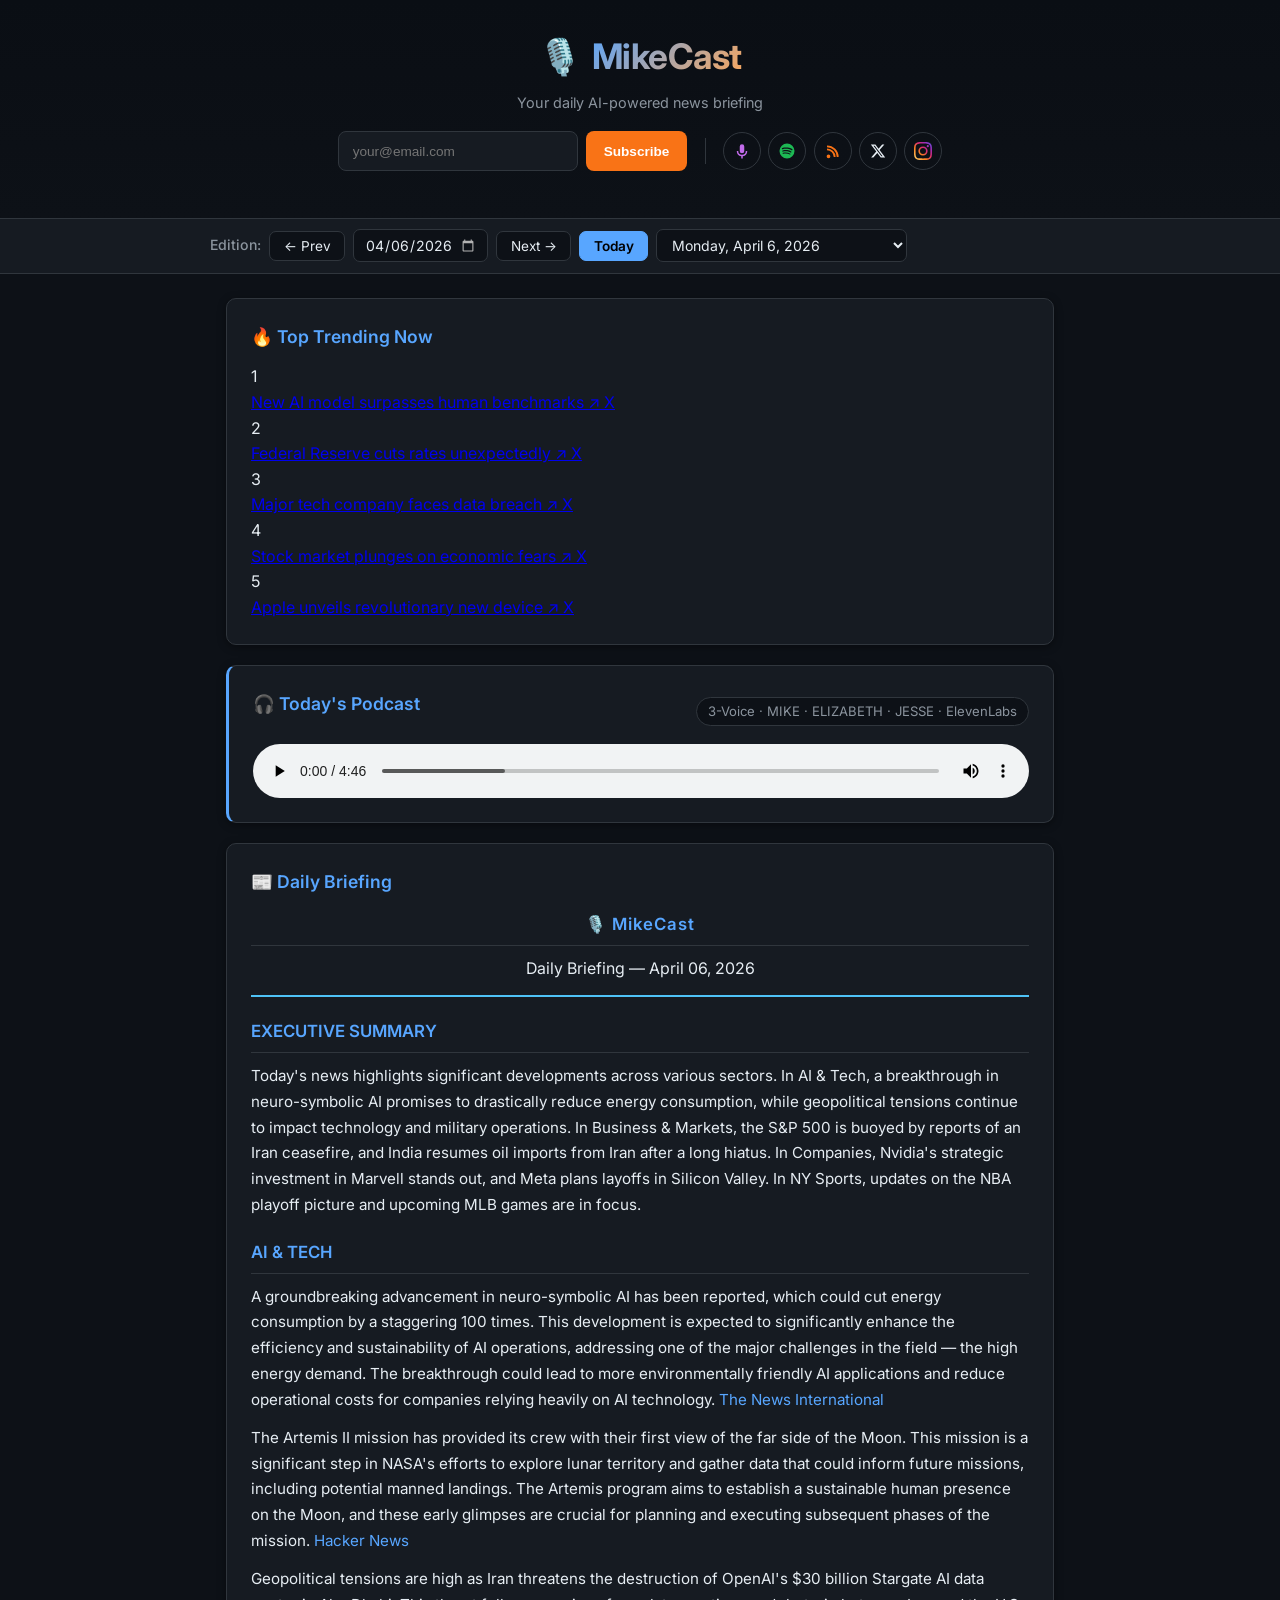
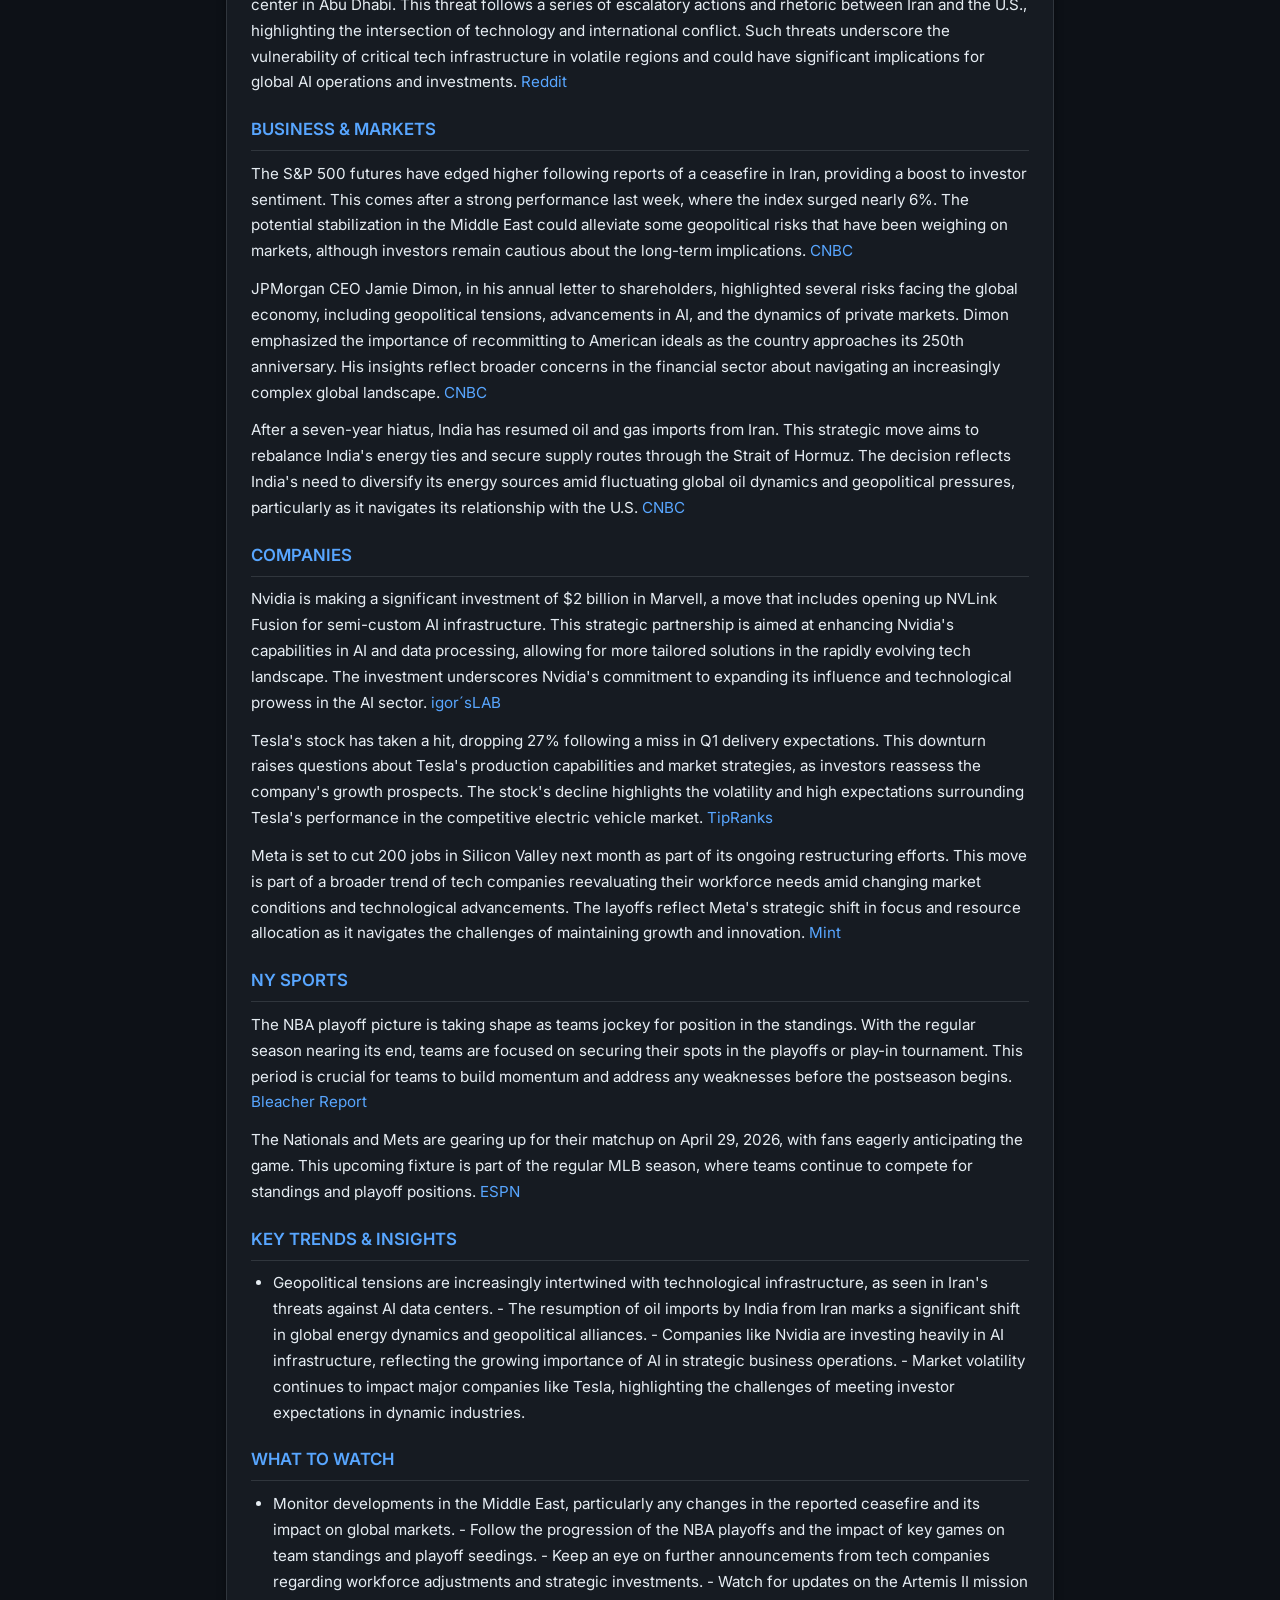
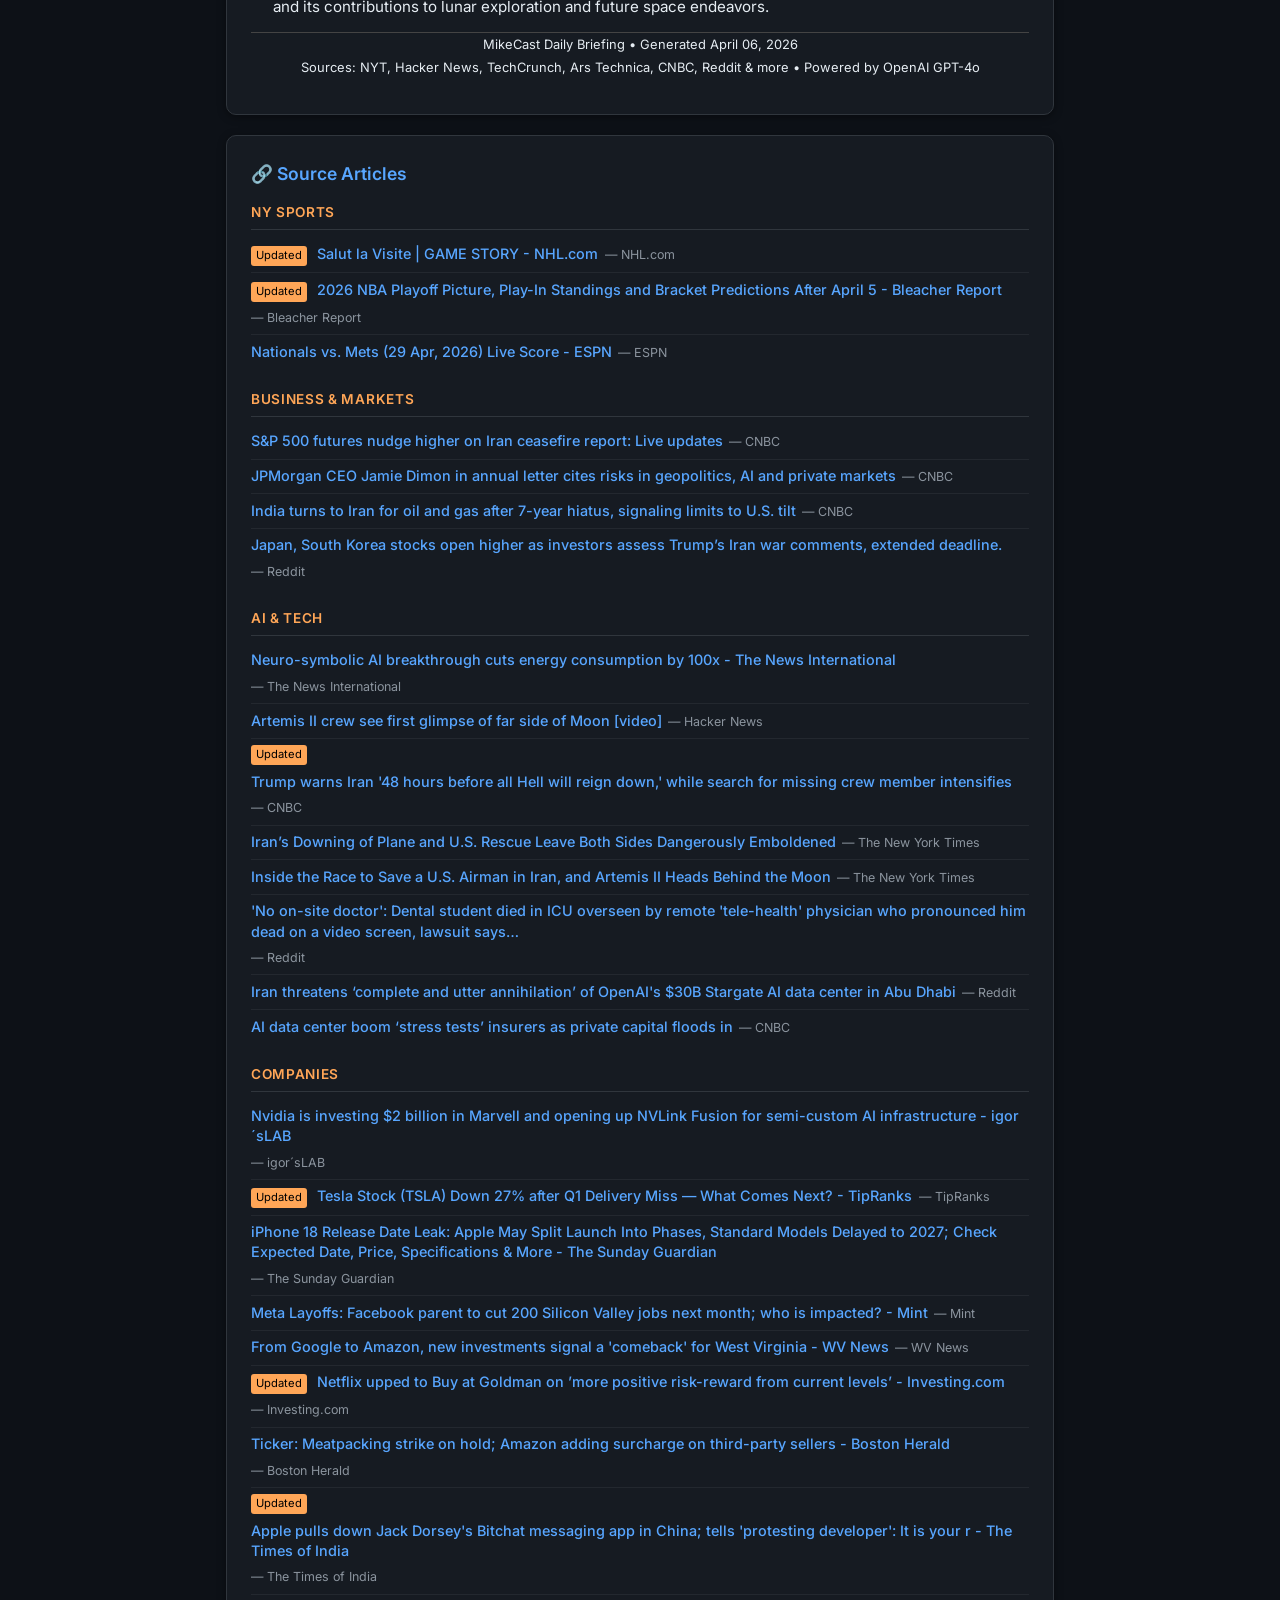
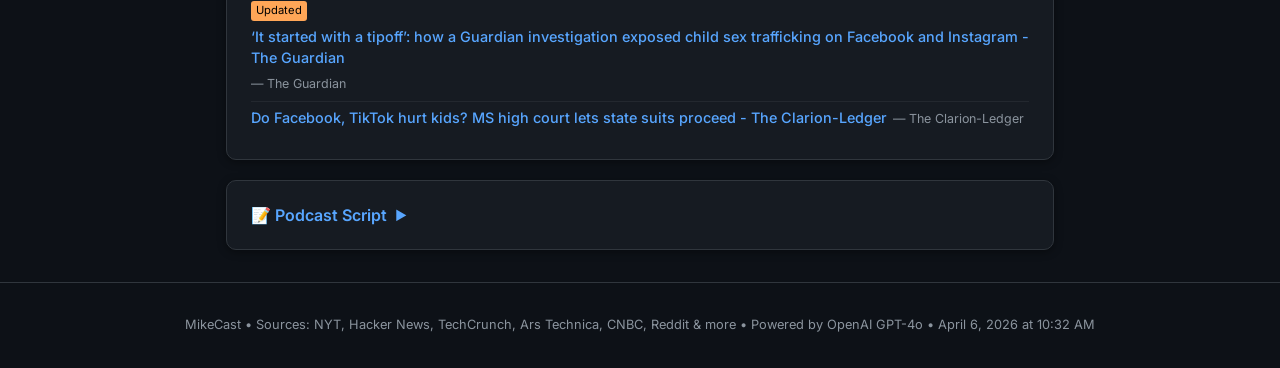
<file: index.html>
<!DOCTYPE html>
<html lang="en">
<head>
  <meta charset="UTF-8">
  <meta name="viewport" content="width=device-width, initial-scale=1.0">
  <title>MikeCast — Daily Briefing</title>
  <link rel="stylesheet" href="style.css">
  <link rel="icon" type="image/x-icon" href="favicon.ico">
  <link rel="icon" type="image/png" sizes="32x32" href="favicon-32x32.png">
  <link rel="apple-touch-icon" sizes="180x180" href="apple-touch-icon.png">
  <link rel="preconnect" href="https://fonts.googleapis.com">
  <link rel="preconnect" href="https://fonts.gstatic.com" crossorigin>
  <link href="https://fonts.googleapis.com/css2?family=Inter:wght@400;500;600;700&display=swap" rel="stylesheet">
</head>
<body>

  <!-- Header -->
  <header class="header">
    <div class="header-inner">
      <div class="brand">
        <span class="brand-icon">🎙️</span>
        <h1 class="brand-name">MikeCast</h1>
      </div>
      <p class="brand-tagline">Your daily AI-powered news briefing</p>
      <!-- Subscribe bar: email signup (primary) + channel icons (secondary) -->
      <div class="subscribe-bar">
        <form class="email-signup" id="email-signup" novalidate>
          <input type="email" name="email" placeholder="your@email.com" autocomplete="email" required>
          <button type="submit">Subscribe</button>
        </form>

        <span class="bar-divider" aria-hidden="true"></span>

        <nav class="channels" aria-label="Listen and follow">
          <a class="channel ch-apple" href="https://podcasts.apple.com/us/podcast/mikecast-daily-briefing/id1882539449"
             target="_blank" rel="noopener" title="Listen on Apple Podcasts" aria-label="Listen on Apple Podcasts">
            <svg viewBox="0 0 24 24" width="18" height="18" fill="currentColor" aria-hidden="true">
              <path d="M12 15a3 3 0 0 0 3-3V6a3 3 0 1 0-6 0v6a3 3 0 0 0 3 3Zm5-3a5 5 0 0 1-10 0H5a7 7 0 0 0 6 6.93V22h2v-3.07A7 7 0 0 0 19 12h-2Z"/>
            </svg>
          </a>
          <a class="channel ch-spotify" href="https://open.spotify.com/show/3SEexX9wC3nr4xStYK2jOv"
             target="_blank" rel="noopener" title="Listen on Spotify" aria-label="Listen on Spotify">
            <svg viewBox="0 0 24 24" width="18" height="18" fill="currentColor" aria-hidden="true">
              <path d="M12 2a10 10 0 1 0 0 20 10 10 0 0 0 0-20Zm4.586 14.424a.623.623 0 0 1-.857.207c-2.348-1.435-5.304-1.76-8.785-.964a.623.623 0 1 1-.277-1.215c3.809-.87 7.077-.496 9.712 1.115a.623.623 0 0 1 .207.857Zm1.223-2.722a.78.78 0 0 1-1.072.257c-2.687-1.652-6.785-2.131-9.965-1.166a.78.78 0 1 1-.452-1.492c3.632-1.102 8.147-.568 11.232 1.329a.78.78 0 0 1 .257 1.072Zm.105-2.835c-3.223-1.914-8.54-2.09-11.618-1.156a.935.935 0 1 1-.542-1.79c3.532-1.072 9.404-.865 13.115 1.337a.936.936 0 0 1-.955 1.61Z"/>
            </svg>
          </a>
          <a class="channel ch-rss" href="data/feed.xml"
             target="_blank" rel="noopener" title="Subscribe via RSS" aria-label="Subscribe via RSS">
            <svg viewBox="0 0 24 24" width="18" height="18" fill="currentColor" aria-hidden="true">
              <path d="M4 4.5A15.5 15.5 0 0 1 19.5 20H17A13 13 0 0 0 4 7V4.5Zm0 4A11.5 11.5 0 0 1 15.5 20H13A9 9 0 0 0 4 11V8.5ZM6 16.5A2.5 2.5 0 1 1 3.5 19 2.5 2.5 0 0 1 6 16.5Z"/>
            </svg>
          </a>
          <a class="channel ch-x" href="https://x.com/mikecastai"
             target="_blank" rel="noopener" title="Follow on X" aria-label="Follow MikeCast on X">
            <svg viewBox="0 0 24 24" width="16" height="16" fill="currentColor" aria-hidden="true">
              <path d="M18.244 2.25h3.308l-7.227 8.26 8.502 11.24h-6.66l-5.214-6.817L4.99 21.75H1.68l7.73-8.835L1.254 2.25H8.08l4.713 6.231 5.45-6.231Zm-1.161 17.52h1.833L7.084 4.126H5.117L17.083 19.77Z"/>
            </svg>
          </a>
          <a class="channel ch-ig" href="https://www.instagram.com/mikecastai/"
             target="_blank" rel="noopener" title="Follow on Instagram" aria-label="Follow MikeCast on Instagram">
            <svg viewBox="0 0 24 24" width="18" height="18" aria-hidden="true">
              <defs>
                <linearGradient id="ig-grad" x1="0" y1="1" x2="1" y2="0">
                  <stop offset="0" stop-color="#feda75"/>
                  <stop offset=".35" stop-color="#fa7e1e"/>
                  <stop offset=".6" stop-color="#d62976"/>
                  <stop offset=".8" stop-color="#962fbf"/>
                  <stop offset="1" stop-color="#4f5bd5"/>
                </linearGradient>
              </defs>
              <path fill="url(#ig-grad)" d="M12 2.163c3.204 0 3.584.012 4.85.07 3.252.148 4.771 1.691 4.919 4.919.058 1.265.069 1.645.069 4.849 0 3.205-.012 3.584-.069 4.849-.149 3.225-1.664 4.771-4.919 4.919-1.266.058-1.644.07-4.85.07-3.204 0-3.584-.012-4.849-.07-3.26-.149-4.771-1.699-4.919-4.92-.058-1.265-.07-1.644-.07-4.849 0-3.204.013-3.583.07-4.849.149-3.227 1.664-4.771 4.919-4.919 1.266-.057 1.645-.069 4.849-.069ZM12 0C8.741 0 8.332.014 7.052.072 2.695.272.273 2.69.073 7.052.014 8.333 0 8.741 0 12c0 3.259.014 3.668.072 4.948.2 4.358 2.618 6.78 6.98 6.98C8.333 23.986 8.741 24 12 24c3.259 0 3.668-.014 4.948-.072 4.354-.2 6.782-2.618 6.979-6.98.059-1.28.073-1.689.073-4.948 0-3.259-.014-3.667-.072-4.947-.196-4.354-2.617-6.78-6.979-6.98C15.668.014 15.259 0 12 0Zm0 5.838a6.162 6.162 0 1 0 0 12.324 6.162 6.162 0 0 0 0-12.324ZM12 16a4 4 0 1 1 0-8 4 4 0 0 1 0 8Zm6.406-11.845a1.44 1.44 0 1 0 0 2.881 1.44 1.44 0 0 0 0-2.881Z"/>
            </svg>
          </a>
        </nav>
      </div>
      <p class="signup-status" id="signup-status" aria-live="polite"></p>
    </div>
  </header>

  <!-- Controls -->
  <nav class="controls">
    <div class="controls-inner">
      <span class="date-label">Edition:</span>
      <button class="btn" id="btn-prev" title="Previous day">&#8592; Prev</button>
      <input type="date" class="date-input" id="date-picker" />
      <button class="btn" id="btn-next" title="Next day">Next &#8594;</button>
      <button class="btn btn-today" id="btn-today">Today</button>
      <select class="date-input" id="archive-select" title="Jump to a past edition">
        <option value="">Archive &#9662;</option>
      </select>
    </div>
  </nav>

  <!-- Loading / Error -->
  <p class="status-msg" id="loading">Loading briefing…</p>
  <p class="status-msg error" id="error" style="display:none;"></p>

  <!-- Main Content -->
  <main id="content" class="content" style="display:none;">

    <!-- Trending card (hidden until populated by JS) -->
    <div class="card trending-card" id="trending-card" style="display:none;">
      <div class="section-title">🔥 Top Trending Now</div>
      <div class="trending-list"></div>
    </div>

    <!-- Podcast player card -->
    <div class="card podcast-card">
      <div class="podcast-header">
        <span class="section-title" id="podcast-section-title">🎧 Today's Podcast</span>
        <span class="podcast-meta" id="podcast-meta"></span>
      </div>
      <audio class="audio-player" id="podcast-player" controls preload="metadata" style="display:none;"></audio>
      <p class="muted" id="no-audio" style="display:none;">No audio available for this edition.</p>
    </div>

    <!-- Briefing content card -->
    <div class="card">
      <div class="section-title">📰 Daily Briefing</div>
      <div id="briefing-html"></div>
    </div>

    <!-- Article links card -->
    <div class="card" id="articles-card">
      <div class="section-title">🔗 Source Articles</div>
      <div id="articles-list"></div>
    </div>

    <!-- Podcast Script (collapsible) -->
    <section id="script-section" class="card">
      <button id="script-toggle" class="collapsible-toggle">
        📝 Podcast Script <span id="script-arrow" class="arrow">▶</span>
      </button>
      <div id="script-content" class="collapsible-body" style="display:none;">
        <pre id="script-text" class="script-text"></pre>
      </div>
    </section>

  </main>

  <!-- Footer -->
  <footer class="footer">
    <p>MikeCast &bull; Sources: NYT, Hacker News, TechCrunch, Ars Technica, CNBC, Reddit &amp; more &bull; Powered by OpenAI GPT-4o &bull; <span id="footer-date"></span></p>
  </footer>

  <script src="app.js"></script>
  <script src="signup.js"></script>
</body>
</html>
</file>
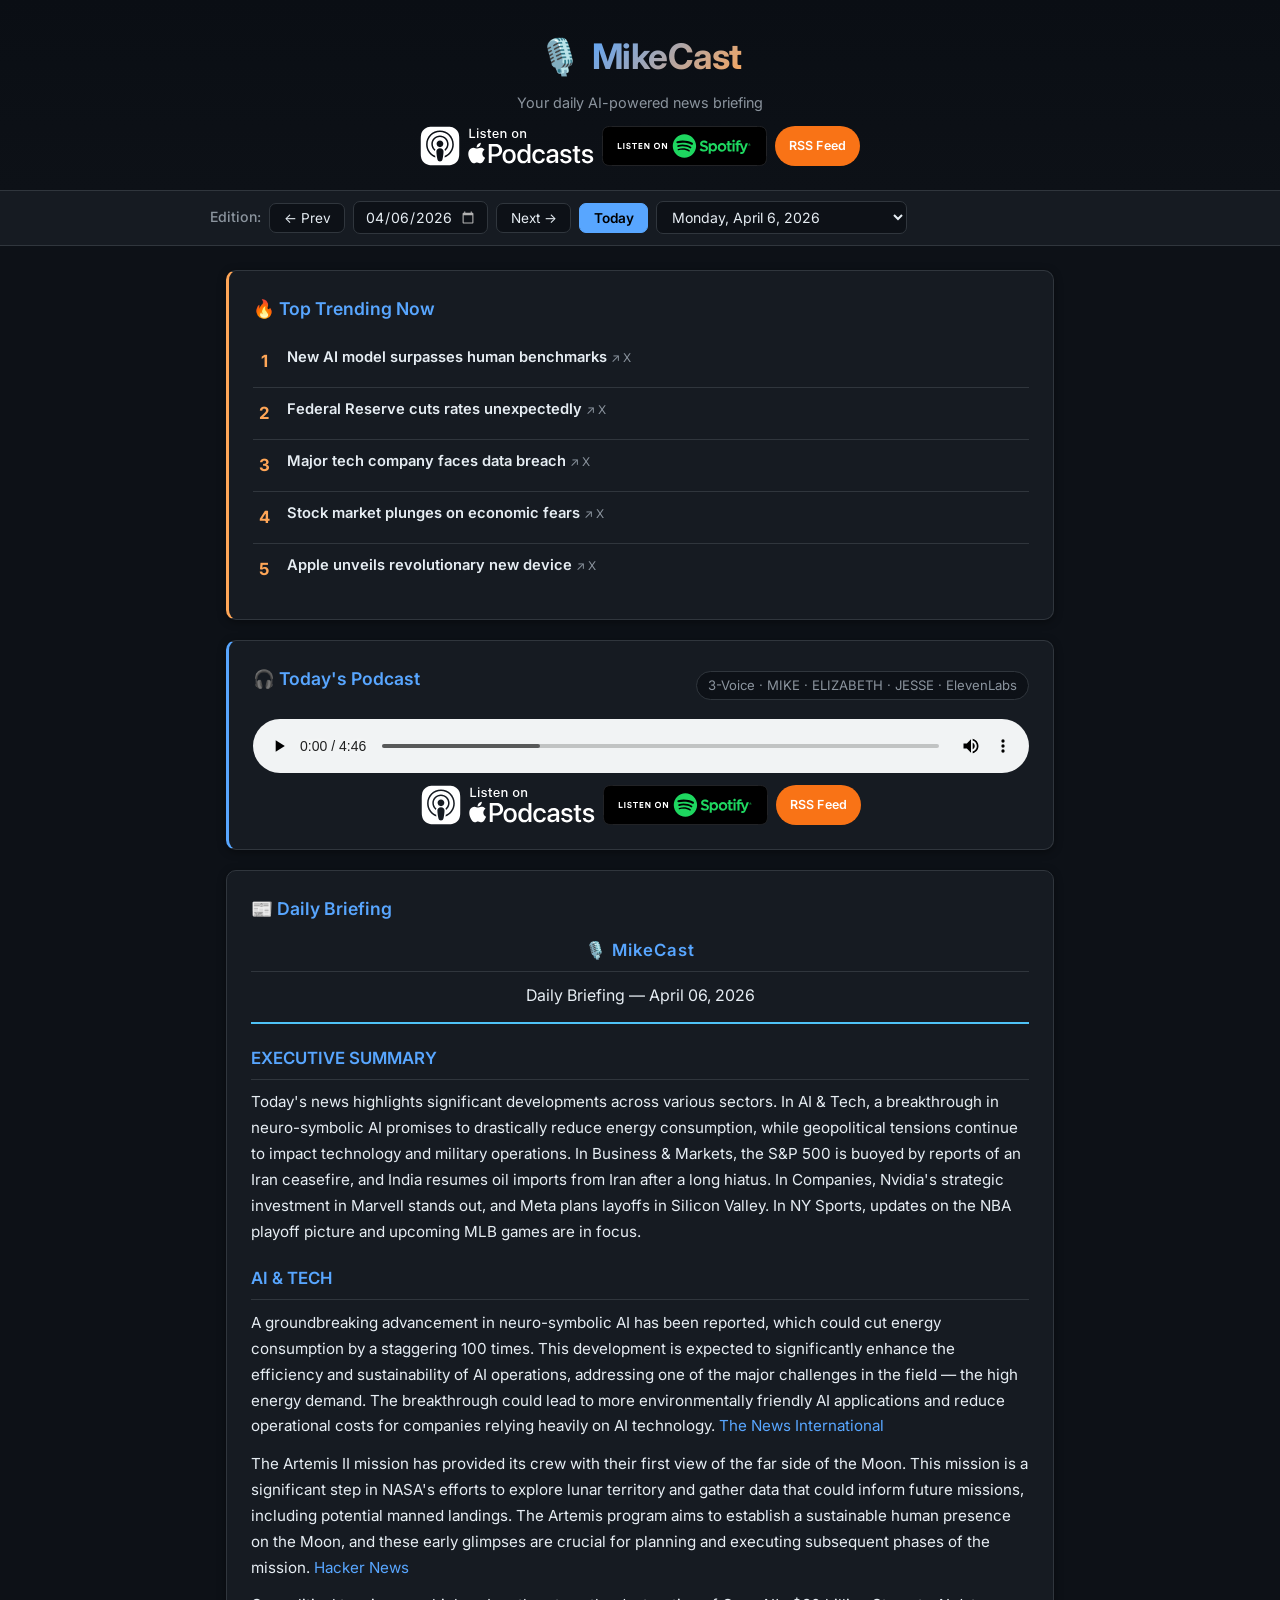
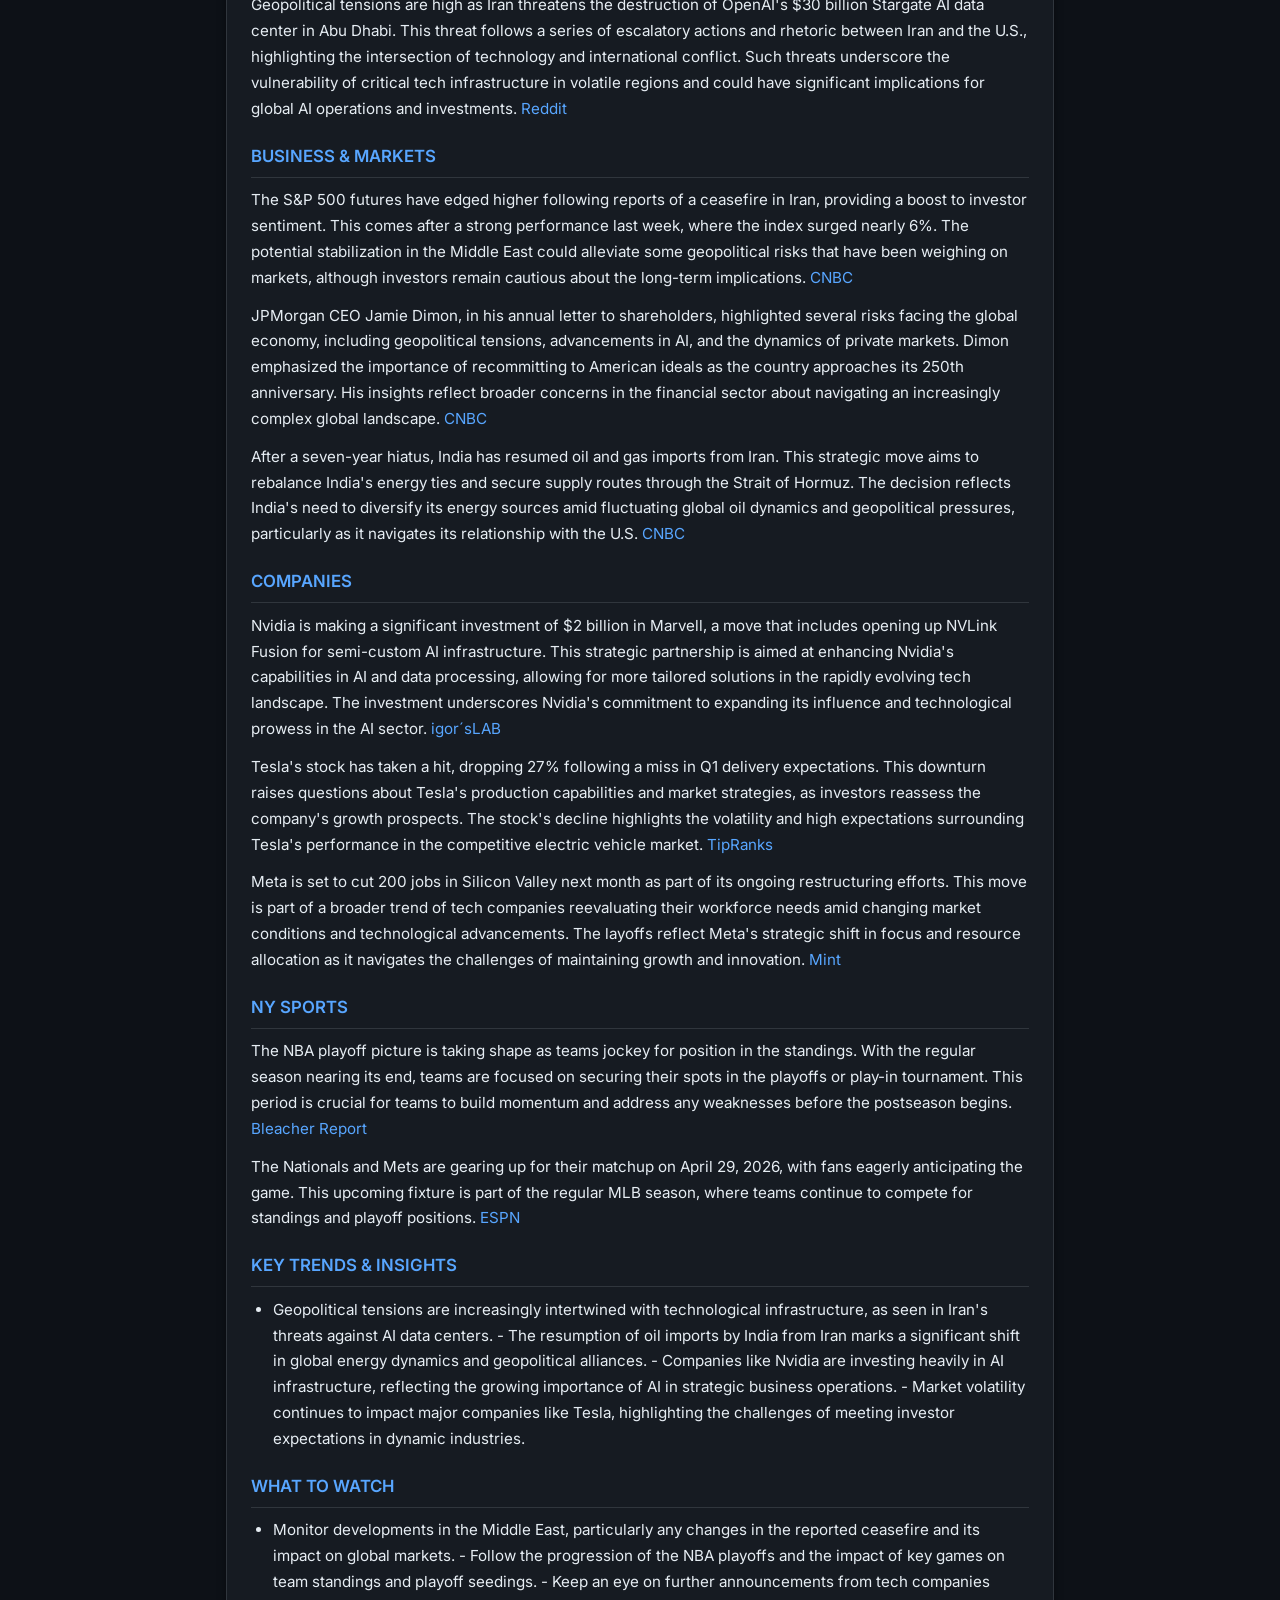
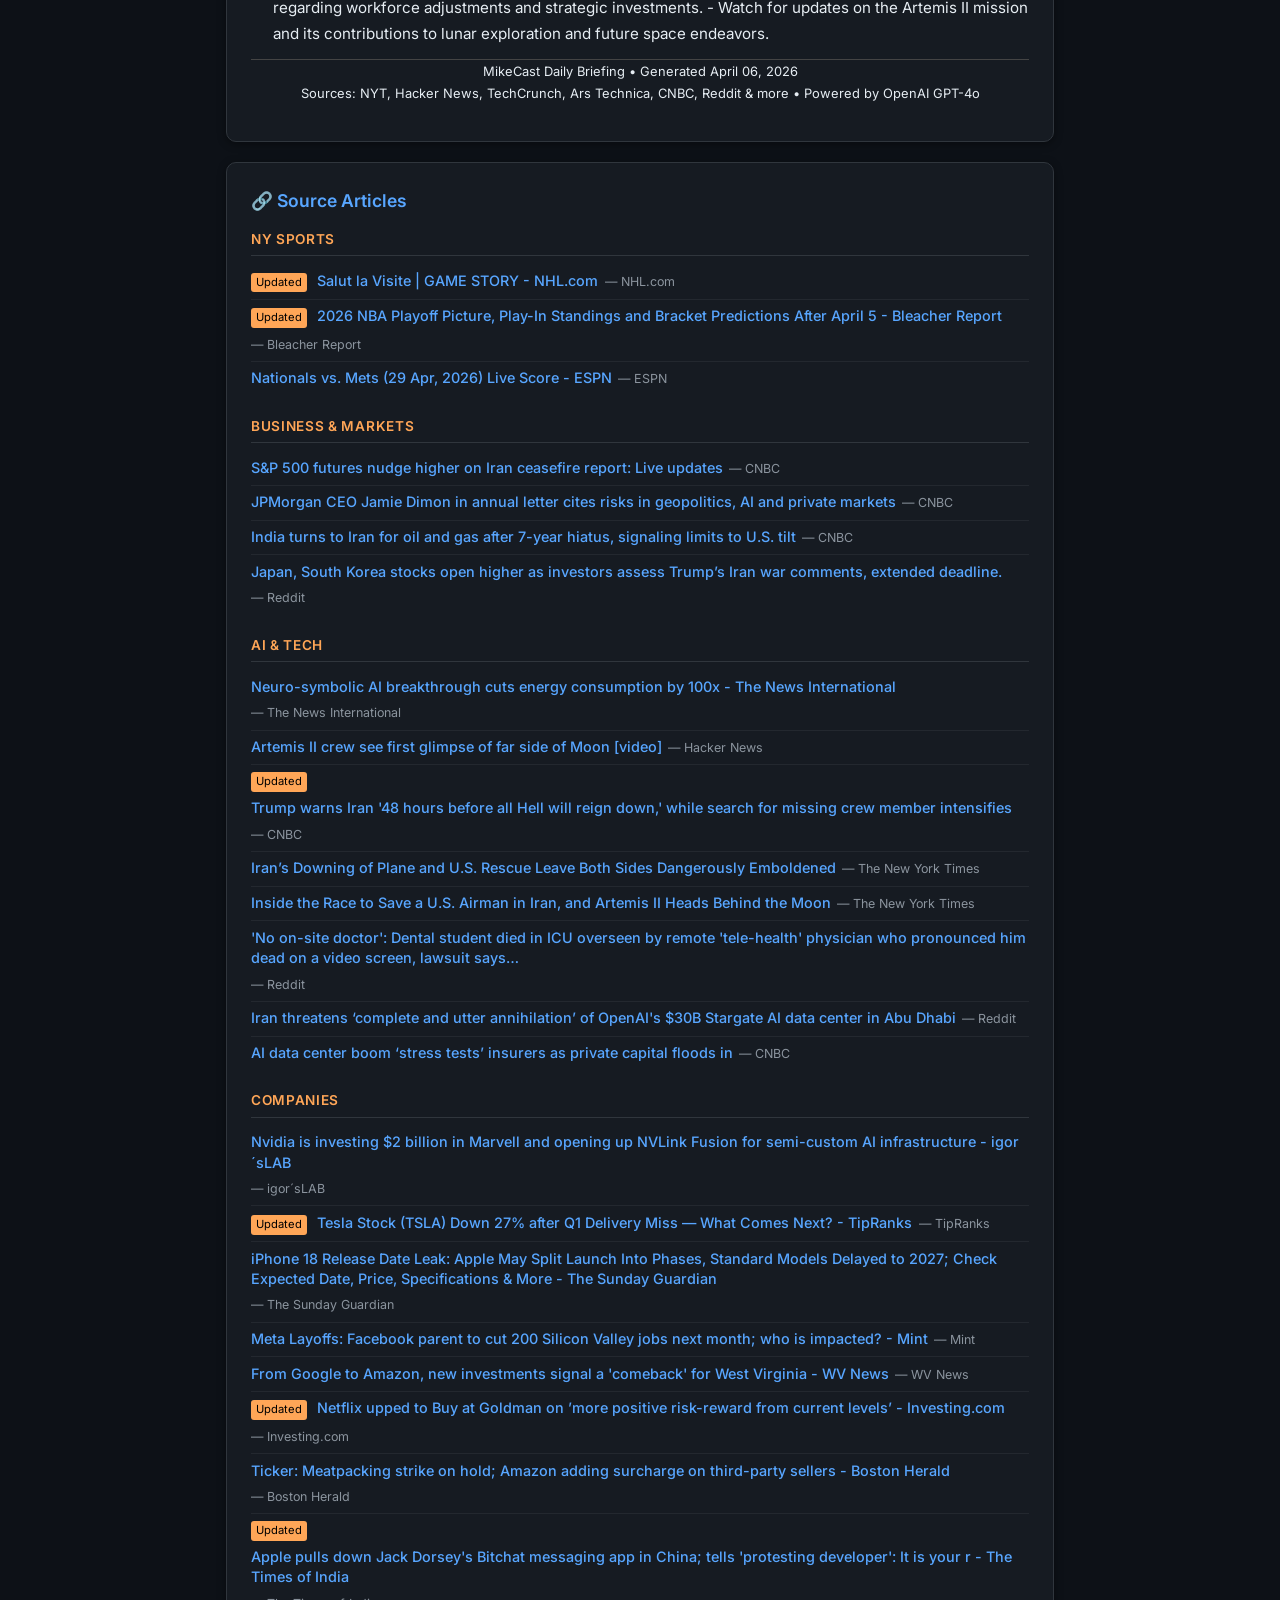
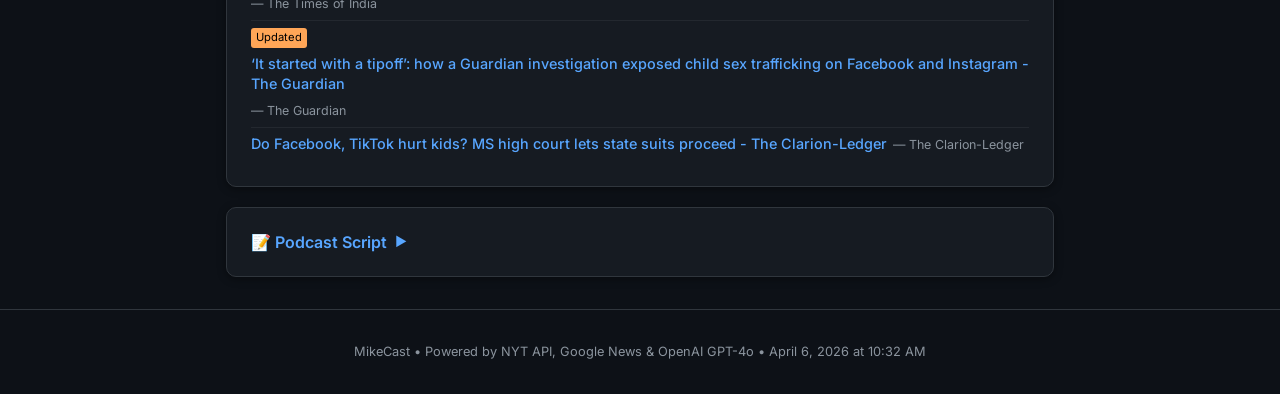
<file: dashboard/index.html>
<!DOCTYPE html>
<html lang="en">
<head>
  <meta charset="UTF-8">
  <meta name="viewport" content="width=device-width, initial-scale=1.0">
  <title>MikeCast — Daily Briefing</title>
  <link rel="stylesheet" href="style.css">
  <link rel="icon" type="image/x-icon" href="../favicon.ico">
  <link rel="icon" type="image/png" sizes="32x32" href="../favicon-32x32.png">
  <link rel="apple-touch-icon" sizes="180x180" href="../apple-touch-icon.png">
  <link rel="preconnect" href="https://fonts.googleapis.com">
  <link rel="preconnect" href="https://fonts.gstatic.com" crossorigin>
  <link href="https://fonts.googleapis.com/css2?family=Inter:wght@400;500;600;700&display=swap" rel="stylesheet">
</head>
<body>

  <!-- Header -->
  <header class="header">
    <div class="header-inner">
      <div class="brand">
        <span class="brand-icon">🎙️</span>
        <h1 class="brand-name">MikeCast</h1>
      </div>
      <p class="brand-tagline">Your daily AI-powered news briefing</p>
      <div class="subscribe-buttons">
        <a href="https://podcasts.apple.com/podcast?feedUrl=https%3A%2F%2Fmikecast.io%2Fdata%2Ffeed.xml"
           target="_blank" rel="noopener" style="display:inline-flex;align-items:center;">
          <img src="../assets/badges/apple-badge.svg" alt="Listen on Apple Podcasts" height="40">
        </a>
        <a href="https://open.spotify.com/show/3SEexX9wC3nr4xStYK2jOv"
           target="_blank" rel="noopener" style="display:inline-flex;align-items:center;">
          <img src="../assets/badges/spotify-badge.svg" alt="Listen on Spotify" height="40">
        </a>
        <a class="btn-subscribe btn-rss"
           href="../data/feed.xml"
           target="_blank" rel="noopener">
          RSS Feed
        </a>
      </div>
    </div>
  </header>

  <!-- Controls -->
  <nav class="controls">
    <div class="controls-inner">
      <span class="date-label">Edition:</span>
      <button class="btn" id="btn-prev" title="Previous day">&#8592; Prev</button>
      <input type="date" class="date-input" id="date-picker" />
      <button class="btn" id="btn-next" title="Next day">Next &#8594;</button>
      <button class="btn btn-today" id="btn-today">Today</button>
      <select class="date-input" id="archive-select" title="Jump to a past edition">
        <option value="">Archive &#9662;</option>
      </select>
    </div>
  </nav>

  <!-- Loading / Error -->
  <p class="status-msg" id="loading">Loading briefing…</p>
  <p class="status-msg error" id="error" style="display:none;"></p>

  <!-- Main Content -->
  <main id="content" class="content" style="display:none;">

    <!-- Trending card (hidden until populated by JS) -->
    <div class="card trending-card" id="trending-card" style="display:none;">
      <div class="section-title">🔥 Top Trending Now</div>
      <div class="trending-list"></div>
    </div>

    <!-- Podcast player card -->
    <div class="card podcast-card">
      <div class="podcast-header">
        <span class="section-title">🎧 Today's Podcast</span>
        <span class="podcast-meta" id="podcast-meta"></span>
      </div>
      <audio class="audio-player" id="podcast-player" controls preload="metadata" style="display:none;"></audio>
      <p class="muted" id="no-audio" style="display:none;">No audio available for this edition.</p>
      <div class="subscribe-buttons" id="episode-subscribe" style="display:none;">
        <a href="https://podcasts.apple.com/podcast?feedUrl=https%3A%2F%2Fmikecast.io%2Fdata%2Ffeed.xml"
           target="_blank" rel="noopener" style="display:inline-flex;align-items:center;">
          <img src="../assets/badges/apple-badge.svg" alt="Listen on Apple Podcasts" height="40">
        </a>
        <a href="https://open.spotify.com/show/3SEexX9wC3nr4xStYK2jOv"
           target="_blank" rel="noopener" style="display:inline-flex;align-items:center;">
          <img src="../assets/badges/spotify-badge.svg" alt="Listen on Spotify" height="40">
        </a>
        <a class="btn-subscribe btn-rss"
           href="../data/feed.xml"
           target="_blank" rel="noopener">
          RSS Feed
        </a>
      </div>
    </div>

    <!-- Briefing content card -->
    <div class="card">
      <div class="section-title">📰 Daily Briefing</div>
      <div id="briefing-html"></div>
    </div>

    <!-- Article links card -->
    <div class="card" id="articles-card">
      <div class="section-title">🔗 Source Articles</div>
      <div id="articles-list"></div>
    </div>

    <!-- Podcast Script (collapsible) -->
    <section id="script-section" class="card">
      <button id="script-toggle" class="collapsible-toggle">
        📝 Podcast Script <span id="script-arrow" class="arrow">▶</span>
      </button>
      <div id="script-content" class="collapsible-body" style="display:none;">
        <pre id="script-text" class="script-text"></pre>
      </div>
    </section>

  </main>

  <!-- Footer -->
  <footer class="footer">
    <p>MikeCast &bull; Powered by NYT API, Google News &amp; OpenAI GPT-4o &bull; <span id="footer-date"></span></p>
  </footer>

  <script src="app.js"></script>
</body>
</html>
</file>
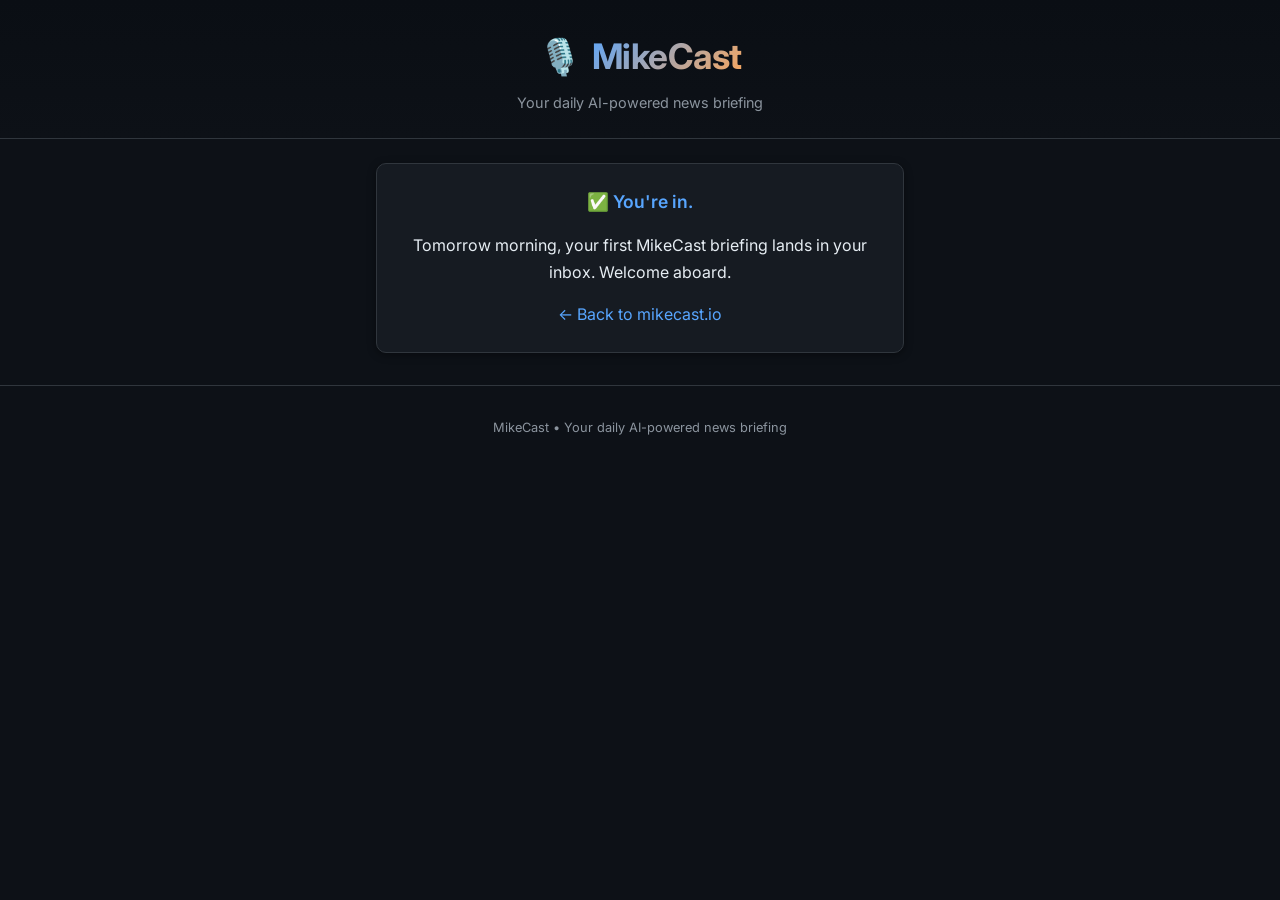
<file: confirmed.html>
<!DOCTYPE html>
<html lang="en">
<head>
  <meta charset="UTF-8">
  <meta name="viewport" content="width=device-width, initial-scale=1.0">
  <title>You're in — MikeCast</title>
  <link rel="stylesheet" href="style.css">
  <link rel="icon" type="image/x-icon" href="favicon.ico">
  <link rel="icon" type="image/png" sizes="32x32" href="favicon-32x32.png">
  <link rel="apple-touch-icon" sizes="180x180" href="apple-touch-icon.png">
  <link rel="preconnect" href="https://fonts.googleapis.com">
  <link rel="preconnect" href="https://fonts.gstatic.com" crossorigin>
  <link href="https://fonts.googleapis.com/css2?family=Inter:wght@400;500;600;700&display=swap" rel="stylesheet">
</head>
<body>

  <header class="header">
    <div class="header-inner">
      <div class="brand">
        <span class="brand-icon">🎙️</span>
        <h1 class="brand-name">MikeCast</h1>
      </div>
      <p class="brand-tagline">Your daily AI-powered news briefing</p>
    </div>
  </header>

  <main class="content" style="max-width:560px;">

    <!-- Success state (default) -->
    <div class="card" id="confirmed-ok" style="text-align:center;">
      <div class="section-title" style="justify-content:center;">✅ You're in.</div>
      <p style="color:var(--text-primary);line-height:1.7;margin:1rem 0;">
        Tomorrow morning, your first MikeCast briefing lands in your inbox.
        Welcome aboard.
      </p>
      <p style="margin-top:1rem;"><a href="index.html" style="color:var(--accent);text-decoration:none;">← Back to mikecast.io</a></p>
    </div>

    <!-- Expired / invalid-link state (shown when ?error=expired) -->
    <div class="card" id="confirmed-expired" style="text-align:center;display:none;">
      <div class="section-title" style="justify-content:center;">⌛ That link expired.</div>
      <p style="color:var(--text-primary);line-height:1.7;margin:1rem 0;">
        Confirmation links are valid for 24 hours. No problem — just sign up again
        and we'll send a fresh one.
      </p>
      <form class="email-signup" id="email-signup" novalidate style="margin-top:1.25rem;">
        <input type="email" name="email" placeholder="your@email.com" autocomplete="email" required>
        <button type="submit">Subscribe by email</button>
      </form>
      <p class="signup-status" id="signup-status" aria-live="polite"></p>
    </div>

  </main>

  <footer class="footer">
    <p>MikeCast &bull; Your daily AI-powered news briefing</p>
  </footer>

  <script>
    // Toggle the expired state based on ?error=expired in the URL.
    (function () {
      const params = new URLSearchParams(window.location.search);
      if (params.get("error") === "expired") {
        document.getElementById("confirmed-ok").style.display = "none";
        document.getElementById("confirmed-expired").style.display = "block";
      }
    })();
  </script>
  <script src="signup.js"></script>
</body>
</html>
</file>
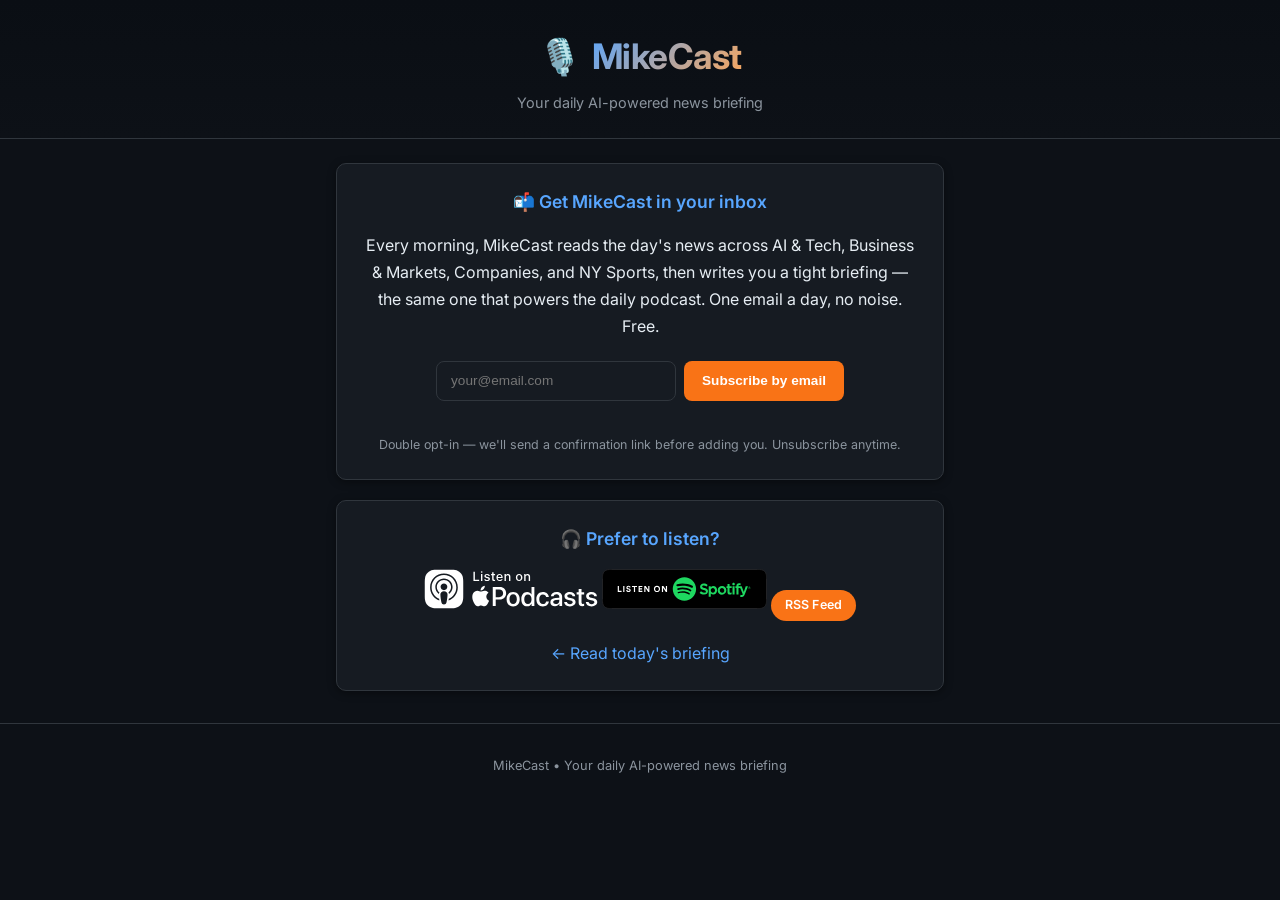
<file: subscribe.html>
<!DOCTYPE html>
<html lang="en">
<head>
  <meta charset="UTF-8">
  <meta name="viewport" content="width=device-width, initial-scale=1.0">
  <title>Subscribe — MikeCast Daily Briefing</title>
  <link rel="stylesheet" href="style.css">
  <link rel="icon" type="image/x-icon" href="favicon.ico">
  <link rel="icon" type="image/png" sizes="32x32" href="favicon-32x32.png">
  <link rel="apple-touch-icon" sizes="180x180" href="apple-touch-icon.png">
  <link rel="preconnect" href="https://fonts.googleapis.com">
  <link rel="preconnect" href="https://fonts.gstatic.com" crossorigin>
  <link href="https://fonts.googleapis.com/css2?family=Inter:wght@400;500;600;700&display=swap" rel="stylesheet">
</head>
<body>

  <header class="header">
    <div class="header-inner">
      <div class="brand">
        <span class="brand-icon">🎙️</span>
        <h1 class="brand-name">MikeCast</h1>
      </div>
      <p class="brand-tagline">Your daily AI-powered news briefing</p>
    </div>
  </header>

  <main class="content" style="max-width:640px;">

    <div class="card" style="text-align:center;">
      <div class="section-title" style="justify-content:center;">📬 Get MikeCast in your inbox</div>
      <p style="color:var(--text-primary);line-height:1.7;margin:1rem 0;">
        Every morning, MikeCast reads the day's news across AI &amp; Tech, Business &amp; Markets,
        Companies, and NY Sports, then writes you a tight briefing — the same one that powers the
        daily podcast. One email a day, no noise. Free.
      </p>

      <!-- Email newsletter signup (handled by signup.js) -->
      <form class="email-signup" id="email-signup" novalidate style="margin-top:1.25rem;">
        <input type="email" name="email" placeholder="your@email.com" autocomplete="email" required>
        <button type="submit">Subscribe by email</button>
      </form>
      <p class="signup-status" id="signup-status" aria-live="polite"></p>
      <p style="color:var(--text-muted);font-size:.78rem;margin-top:.75rem;">
        Double opt-in — we'll send a confirmation link before adding you. Unsubscribe anytime.
      </p>
    </div>

    <div class="card" style="text-align:center;">
      <div class="section-title" style="justify-content:center;">🎧 Prefer to listen?</div>
      <div class="subscribe-buttons" style="margin-top:1rem;">
        <a href="https://podcasts.apple.com/us/podcast/mikecast-daily-briefing/id1882539449"
           target="_blank" rel="noopener" style="display:inline-flex;align-items:center;">
          <img src="assets/badges/apple-badge.svg" alt="Listen on Apple Podcasts" height="40">
        </a>
        <a href="https://open.spotify.com/show/3SEexX9wC3nr4xStYK2jOv"
           target="_blank" rel="noopener" style="display:inline-flex;align-items:center;">
          <img src="assets/badges/spotify-badge.svg" alt="Listen on Spotify" height="40">
        </a>
        <a class="btn-subscribe btn-rss" href="data/feed.xml" target="_blank" rel="noopener">RSS Feed</a>
      </div>
      <p style="margin-top:1.25rem;"><a href="index.html" style="color:var(--accent);text-decoration:none;">← Read today's briefing</a></p>
    </div>

  </main>

  <footer class="footer">
    <p>MikeCast &bull; Your daily AI-powered news briefing</p>
  </footer>

  <script src="signup.js"></script>
</body>
</html>
</file>
<file: style.css>
/* ============================================================
   MikeCast Dashboard — Stylesheet
   ============================================================ */

:root {
  --bg-primary:    #0d1117;
  --bg-card:       #161b22;
  --bg-header:     #0d1117;
  --border:        #30363d;
  --accent:        #58a6ff;
  --accent-warm:   #ffa657;
  --text-primary:  #e6edf3;
  --text-muted:    #8b949e;
  --radius:        10px;
  --shadow:        0 2px 8px rgba(0,0,0,.4);
}

*, *::before, *::after { box-sizing: border-box; margin: 0; padding: 0; }

body {
  font-family: 'Inter', -apple-system, BlinkMacSystemFont, 'Segoe UI', sans-serif;
  background: var(--bg-primary);
  color: var(--text-primary);
  line-height: 1.6;
  min-height: 100vh;
}

.header {
  background: linear-gradient(180deg, #0a0e14 0%, var(--bg-header) 100%);
  border-bottom: 1px solid var(--border);
  padding: 1.75rem 1rem 1.5rem;
  text-align: center;
}
.header-inner { max-width: 860px; margin: 0 auto; }
.brand { display: flex; align-items: center; justify-content: center; gap: .6rem; }
.brand-icon { font-size: 2.2rem; }
.brand-name {
  font-size: 2.2rem;
  font-weight: 700;
  background: linear-gradient(135deg, var(--accent) 0%, var(--accent-warm) 100%);
  -webkit-background-clip: text;
  -webkit-text-fill-color: transparent;
  background-clip: text;
  letter-spacing: -.5px;
}
.brand-tagline { color: var(--text-muted); font-size: .9rem; margin-top: .4rem; }

.controls {
  background: var(--bg-card);
  border-bottom: 1px solid var(--border);
  padding: .65rem 1rem;
  position: sticky;
  top: 0;
  z-index: 100;
}
.controls-inner {
  max-width: 860px;
  margin: 0 auto;
  display: flex;
  align-items: center;
  gap: .5rem;
  flex-wrap: wrap;
}
.date-label { font-weight: 500; color: var(--text-muted); font-size: .88rem; white-space: nowrap; }
.date-input {
  background: var(--bg-primary);
  color: var(--text-primary);
  border: 1px solid var(--border);
  border-radius: 7px;
  padding: .38rem .65rem;
  font-size: .88rem;
  font-family: inherit;
  cursor: pointer;
  transition: border-color .15s;
}
.date-input:hover, .date-input:focus { border-color: var(--accent); outline: none; }
.date-input::-webkit-calendar-picker-indicator { filter: invert(.7); }

.btn {
  background: var(--bg-primary);
  color: var(--text-primary);
  border: 1px solid var(--border);
  border-radius: 7px;
  padding: .38rem .85rem;
  font-size: .85rem;
  font-family: inherit;
  cursor: pointer;
  transition: background .15s, border-color .15s;
  white-space: nowrap;
}
.btn:hover { background: #21262d; border-color: var(--accent); }
.btn-today { background: var(--accent); color: #000; border-color: var(--accent); font-weight: 600; }
.btn-today:hover { background: #79c0ff; }

.status-msg {
  max-width: 860px;
  margin: 2.5rem auto;
  text-align: center;
  font-size: 1.05rem;
  color: var(--text-muted);
  padding: 0 1rem;
}
.status-msg.error { color: #f85149; }

.content {
  max-width: 860px;
  margin: 1.5rem auto 2rem;
  padding: 0 1rem;
  display: flex;
  flex-direction: column;
  gap: 1.25rem;
}

.card {
  background: var(--bg-card);
  border: 1px solid var(--border);
  border-radius: var(--radius);
  padding: 1.5rem;
  box-shadow: var(--shadow);
}

.section-title {
  font-size: 1.1rem;
  font-weight: 600;
  color: var(--accent);
  margin-bottom: .85rem;
  display: block;
}

.podcast-card { border-left: 3px solid var(--accent); }
.podcast-header {
  display: flex;
  align-items: center;
  justify-content: space-between;
  flex-wrap: wrap;
  gap: .5rem;
  margin-bottom: .75rem;
}
.podcast-meta {
  font-size: .82rem;
  color: var(--text-muted);
  background: var(--bg-primary);
  border: 1px solid var(--border);
  border-radius: 20px;
  padding: .2rem .7rem;
}
.audio-player { width: 100%; border-radius: 8px; accent-color: var(--accent); }

#briefing-html { font-size: .95rem; line-height: 1.75; }
#briefing-html h1,
#briefing-html h2 {
  color: var(--accent) !important;
  font-size: 1.05rem !important;
  font-weight: 600 !important;
  border-bottom: 1px solid var(--border) !important;
  padding-bottom: .35rem !important;
  margin: 1.25rem 0 .6rem !important;
}
#briefing-html h1:first-child,
#briefing-html h2:first-child { margin-top: 0 !important; }
#briefing-html p { color: var(--text-primary) !important; margin-bottom: .75rem !important; background: transparent !important; }
#briefing-html a { color: var(--accent) !important; text-decoration: none !important; }
#briefing-html a:hover { text-decoration: underline !important; }
#briefing-html ul { padding-left: 1.4rem !important; margin-bottom: .75rem !important; }
#briefing-html li { color: var(--text-primary) !important; margin-bottom: .4rem !important; }
#briefing-html body,
#briefing-html div[style] {
  background: transparent !important;
  max-width: none !important;
  padding: 0 !important;
  margin: 0 !important;
  color: var(--text-primary) !important;
}
#briefing-html [style*="background:#1a1a2e"],
#briefing-html [style*="background: #1a1a2e"] { background: transparent !important; }
#briefing-html span[style*="color:#ccc"],
#briefing-html p[style*="color:#ccc"] { color: var(--text-primary) !important; }
#briefing-html span[style*="color:#bbb"],
#briefing-html span[style*="color:#888"] { color: var(--text-muted) !important; }

.article-category { margin-bottom: 1.25rem; }
.article-category:last-child { margin-bottom: 0; }
.article-category h3 {
  font-size: .85rem;
  font-weight: 600;
  color: var(--accent-warm);
  margin-bottom: .5rem;
  padding-bottom: .3rem;
  border-bottom: 1px solid var(--border);
  text-transform: uppercase;
  letter-spacing: .05em;
}
.article-category ul { list-style: none; padding: 0; }
.article-category li {
  padding: .4rem 0;
  border-bottom: 1px solid rgba(48,54,61,.5);
  display: flex;
  align-items: baseline;
  gap: .4rem;
  flex-wrap: wrap;
}
.article-category li:last-child { border-bottom: none; }
.article-category a { color: var(--accent); text-decoration: none; font-size: .9rem; font-weight: 500; line-height: 1.4; }
.article-category a:hover { text-decoration: underline; }
.article-source { color: var(--text-muted); font-size: .78rem; white-space: nowrap; }

.collapsible-toggle {
  background: none;
  border: none;
  color: var(--accent);
  font-size: 1rem;
  font-weight: 600;
  cursor: pointer;
  display: flex;
  align-items: center;
  gap: .5rem;
  font-family: inherit;
  padding: 0;
}
.collapsible-toggle:hover { color: #79c0ff; }
.arrow { transition: transform .2s; font-size: .8rem; display: inline-block; }
.arrow.open { transform: rotate(90deg); }

.script-text {
  background: var(--bg-primary);
  border: 1px solid var(--border);
  border-radius: 7px;
  padding: 1.1rem;
  margin-top: .85rem;
  font-size: .86rem;
  line-height: 1.75;
  white-space: pre-wrap;
  word-wrap: break-word;
  color: var(--text-primary);
  max-height: 520px;
  overflow-y: auto;
}

.footer {
  text-align: center;
  padding: 2rem 1rem;
  color: var(--text-muted);
  font-size: .8rem;
  border-top: 1px solid var(--border);
  margin-top: 1rem;
}

.muted { color: var(--text-muted); font-size: .9rem; }

/* One-line subscribe bar: email signup (primary) + channel icons (secondary) */
.subscribe-bar {
  display: flex;
  align-items: center;
  justify-content: center;
  flex-wrap: wrap;
  gap: .8rem 1.1rem;
  margin-top: 1.1rem;
}
.bar-divider {
  width: 1px;
  height: 26px;
  background: var(--border);
}
.channels { display: flex; align-items: center; gap: .45rem; }
.channel {
  width: 38px;
  height: 38px;
  display: inline-flex;
  align-items: center;
  justify-content: center;
  border: 1px solid var(--border);
  border-radius: 50%;
  color: var(--text-muted);
  text-decoration: none;
  transition: color .15s, border-color .15s, background .15s, transform .15s;
}
.channel svg { display: block; }
.channel:hover { transform: translateY(-1px); }
/* Each channel wears its own brand color at rest (Instagram uses a gradient
   defined inline on its SVG). Hover adds a matching border + faint fill. */
.ch-apple   { color: #c26bea; }
.ch-spotify { color: #1db954; }
.ch-rss     { color: #f97316; }
.ch-x       { color: #e6edf3; }
.ch-apple:hover   { border-color: #c26bea; background: rgba(194,107,234,.12); }
.ch-spotify:hover { border-color: #1db954; background: rgba(29,185,84,.12); }
.ch-rss:hover     { border-color: #f97316; background: rgba(249,115,22,.12); }
.ch-x:hover       { border-color: #6e7681; background: rgba(255,255,255,.10); }
.ch-ig:hover      { border-color: #d62976; background: rgba(214,41,118,.12); }

@media (max-width: 520px) {
  .bar-divider { display: none; }
}

.btn-subscribe {
  display: inline-flex;
  align-items: center;
  gap: .35rem;
  padding: .35rem .85rem;
  border-radius: 20px;
  font-size: .78rem;
  font-weight: 600;
  text-decoration: none;
  letter-spacing: .01em;
  transition: opacity .15s;
}
.btn-subscribe:hover { opacity: .8; }

/* Email newsletter signup */
.email-signup {
  display: flex;
  gap: .5rem;
  flex-wrap: wrap;
  justify-content: center;
  margin: 0;
}
.email-signup input[type="email"] {
  height: 40px;
  padding: 0 .85rem;
  border-radius: 8px;
  border: 1px solid var(--border);
  background: var(--bg-card);
  color: var(--text-primary);
  font-size: .85rem;
  min-width: 240px;
  box-sizing: border-box;
}
.email-signup input[type="email"]:focus {
  border-color: var(--accent);
  outline: none;
}
.email-signup button {
  height: 40px;
  padding: 0 1.1rem;
  border-radius: 8px;
  border: 0;
  background: #f97316;
  color: #fff;
  font-size: .85rem;
  font-weight: 600;
  cursor: pointer;
  transition: opacity .15s;
  box-sizing: border-box;
}
.email-signup button:hover { opacity: .85; }
.email-signup button:disabled { opacity: .5; cursor: default; }
.signup-status {
  text-align: center;
  font-size: .82rem;
  color: var(--text-muted);
  min-height: 1.1em;
  margin-top: .5rem;
}
.signup-status.ok  { color: #3fb950; }
.signup-status.err { color: #f85149; }

/* Legacy small pill buttons (RSS only now) */
.btn-apple   { background: #a855f7; color: #fff; }
.btn-spotify { background: #1db954; color: #fff; }
.btn-rss     { background: #f97316; color: #fff; }

/* Brand badge buttons (Apple Podcasts & Spotify) */
.btn-badge {
  display: inline-flex;
  align-items: center;
  gap: .3rem;
  padding: .25rem .6rem .25rem .4rem;
  border-radius: 6px;
  text-decoration: none;
  transition: opacity .15s;
  border: 1px solid rgba(255,255,255,.15);
}
.btn-badge:hover { opacity: .8; }

.btn-badge.btn-apple   { background: #4b1d96; }
.btn-badge.btn-spotify { background: #117a37; }

.badge-icon {
  width: 16px;
  height: 16px;
  flex-shrink: 0;
  filter: brightness(0) invert(1);
}

.badge-text {
  display: flex;
  flex-direction: column;
  line-height: 1.2;
  color: #fff;
}
.badge-text small {
  font-size: .5rem;
  font-weight: 400;
  letter-spacing: .04em;
  text-transform: uppercase;
  opacity: .85;
}
.badge-text {
  font-size: .72rem;
  font-weight: 700;
}

@media (max-width: 600px) {
  .brand-name  { font-size: 1.6rem; }
  .brand-icon  { font-size: 1.6rem; }
  .controls-inner { justify-content: center; }
  .card { padding: 1rem; }
  .script-text { max-height: 320px; }
  .podcast-header { flex-direction: column; align-items: flex-start; }
}
</file>
<file: dashboard/style.css>
/* ============================================================
   MikeCast Dashboard — Stylesheet
   ============================================================ */

:root {
  --bg-primary:    #0d1117;
  --bg-card:       #161b22;
  --bg-header:     #0d1117;
  --border:        #30363d;
  --accent:        #58a6ff;
  --accent-warm:   #ffa657;
  --text-primary:  #e6edf3;
  --text-muted:    #8b949e;
  --radius:        10px;
  --shadow:        0 2px 8px rgba(0,0,0,.4);
}

*, *::before, *::after { box-sizing: border-box; margin: 0; padding: 0; }

body {
  font-family: 'Inter', -apple-system, BlinkMacSystemFont, 'Segoe UI', sans-serif;
  background: var(--bg-primary);
  color: var(--text-primary);
  line-height: 1.6;
  min-height: 100vh;
}

.header {
  background: linear-gradient(180deg, #0a0e14 0%, var(--bg-header) 100%);
  border-bottom: 1px solid var(--border);
  padding: 1.75rem 1rem 1.5rem;
  text-align: center;
}
.header-inner { max-width: 860px; margin: 0 auto; }
.brand { display: flex; align-items: center; justify-content: center; gap: .6rem; }
.brand-icon { font-size: 2.2rem; }
.brand-name {
  font-size: 2.2rem;
  font-weight: 700;
  background: linear-gradient(135deg, var(--accent) 0%, var(--accent-warm) 100%);
  -webkit-background-clip: text;
  -webkit-text-fill-color: transparent;
  background-clip: text;
  letter-spacing: -.5px;
}
.brand-tagline { color: var(--text-muted); font-size: .9rem; margin-top: .4rem; }

.controls {
  background: var(--bg-card);
  border-bottom: 1px solid var(--border);
  padding: .65rem 1rem;
  position: sticky;
  top: 0;
  z-index: 100;
}
.controls-inner {
  max-width: 860px;
  margin: 0 auto;
  display: flex;
  align-items: center;
  gap: .5rem;
  flex-wrap: wrap;
}
.date-label { font-weight: 500; color: var(--text-muted); font-size: .88rem; white-space: nowrap; }
.date-input {
  background: var(--bg-primary);
  color: var(--text-primary);
  border: 1px solid var(--border);
  border-radius: 7px;
  padding: .38rem .65rem;
  font-size: .88rem;
  font-family: inherit;
  cursor: pointer;
  transition: border-color .15s;
}
.date-input:hover, .date-input:focus { border-color: var(--accent); outline: none; }
.date-input::-webkit-calendar-picker-indicator { filter: invert(.7); }

.btn {
  background: var(--bg-primary);
  color: var(--text-primary);
  border: 1px solid var(--border);
  border-radius: 7px;
  padding: .38rem .85rem;
  font-size: .85rem;
  font-family: inherit;
  cursor: pointer;
  transition: background .15s, border-color .15s;
  white-space: nowrap;
}
.btn:hover { background: #21262d; border-color: var(--accent); }
.btn-today { background: var(--accent); color: #000; border-color: var(--accent); font-weight: 600; }
.btn-today:hover { background: #79c0ff; }

.status-msg {
  max-width: 860px;
  margin: 2.5rem auto;
  text-align: center;
  font-size: 1.05rem;
  color: var(--text-muted);
  padding: 0 1rem;
}
.status-msg.error { color: #f85149; }

.content {
  max-width: 860px;
  margin: 1.5rem auto 2rem;
  padding: 0 1rem;
  display: flex;
  flex-direction: column;
  gap: 1.25rem;
}

.card {
  background: var(--bg-card);
  border: 1px solid var(--border);
  border-radius: var(--radius);
  padding: 1.5rem;
  box-shadow: var(--shadow);
}

.section-title {
  font-size: 1.1rem;
  font-weight: 600;
  color: var(--accent);
  margin-bottom: .85rem;
  display: block;
}

.podcast-card { border-left: 3px solid var(--accent); }

.trending-card { border-left: 3px solid var(--accent-warm); }

.trending-item {
  display: flex;
  align-items: flex-start;
  gap: 12px;
  padding: .75rem 0;
  border-bottom: 1px solid var(--border);
}
.trending-item:last-child { border-bottom: none; }

.trending-rank {
  color: var(--accent-warm);
  font-weight: 700;
  font-size: 1.05rem;
  min-width: 22px;
  text-align: center;
  flex-shrink: 0;
}

.trending-body { flex: 1; min-width: 0; }

.trending-topic {
  color: var(--accent-warm);
  font-size: .72rem;
  font-weight: 600;
  text-transform: uppercase;
  letter-spacing: .06em;
  margin-bottom: 2px;
}

.trending-title {
  color: var(--text-primary);
  font-size: .92rem;
  font-weight: 600;
  text-decoration: none;
  line-height: 1.35;
  display: block;
}
.trending-title:hover { color: var(--accent-warm); text-decoration: underline; }

.trending-desc {
  color: var(--text-muted);
  font-size: .82rem;
  margin-top: 3px;
  line-height: 1.45;
}

.trending-source {
  color: var(--text-muted);
  font-size: .76rem;
  margin-top: 2px;
}

.trending-x-badge {
  color: var(--text-muted);
  font-size: .75rem;
  font-weight: 400;
}
.podcast-header {
  display: flex;
  align-items: center;
  justify-content: space-between;
  flex-wrap: wrap;
  gap: .5rem;
  margin-bottom: .75rem;
}
.podcast-meta {
  font-size: .82rem;
  color: var(--text-muted);
  background: var(--bg-primary);
  border: 1px solid var(--border);
  border-radius: 20px;
  padding: .2rem .7rem;
}
.audio-player { width: 100%; border-radius: 8px; accent-color: var(--accent); }

#briefing-html { font-size: .95rem; line-height: 1.75; }
#briefing-html h1,
#briefing-html h2 {
  color: var(--accent) !important;
  font-size: 1.05rem !important;
  font-weight: 600 !important;
  border-bottom: 1px solid var(--border) !important;
  padding-bottom: .35rem !important;
  margin: 1.25rem 0 .6rem !important;
}
#briefing-html h1:first-child,
#briefing-html h2:first-child { margin-top: 0 !important; }
#briefing-html p { color: var(--text-primary) !important; margin-bottom: .75rem !important; background: transparent !important; }
#briefing-html a { color: var(--accent) !important; text-decoration: none !important; }
#briefing-html a:hover { text-decoration: underline !important; }
#briefing-html ul { padding-left: 1.4rem !important; margin-bottom: .75rem !important; }
#briefing-html li { color: var(--text-primary) !important; margin-bottom: .4rem !important; }
#briefing-html body,
#briefing-html div[style] {
  background: transparent !important;
  max-width: none !important;
  padding: 0 !important;
  margin: 0 !important;
  color: var(--text-primary) !important;
}
#briefing-html [style*="background:#1a1a2e"],
#briefing-html [style*="background: #1a1a2e"] { background: transparent !important; }
#briefing-html span[style*="color:#ccc"],
#briefing-html p[style*="color:#ccc"] { color: var(--text-primary) !important; }
#briefing-html span[style*="color:#bbb"],
#briefing-html span[style*="color:#888"] { color: var(--text-muted) !important; }

.article-category { margin-bottom: 1.25rem; }
.article-category:last-child { margin-bottom: 0; }
.article-category h3 {
  font-size: .85rem;
  font-weight: 600;
  color: var(--accent-warm);
  margin-bottom: .5rem;
  padding-bottom: .3rem;
  border-bottom: 1px solid var(--border);
  text-transform: uppercase;
  letter-spacing: .05em;
}
.article-category ul { list-style: none; padding: 0; }
.article-category li {
  padding: .4rem 0;
  border-bottom: 1px solid rgba(48,54,61,.5);
  display: flex;
  align-items: baseline;
  gap: .4rem;
  flex-wrap: wrap;
}
.article-category li:last-child { border-bottom: none; }
.article-category a { color: var(--accent); text-decoration: none; font-size: .9rem; font-weight: 500; line-height: 1.4; }
.article-category a:hover { text-decoration: underline; }
.article-source { color: var(--text-muted); font-size: .78rem; white-space: nowrap; }

.collapsible-toggle {
  background: none;
  border: none;
  color: var(--accent);
  font-size: 1rem;
  font-weight: 600;
  cursor: pointer;
  display: flex;
  align-items: center;
  gap: .5rem;
  font-family: inherit;
  padding: 0;
}
.collapsible-toggle:hover { color: #79c0ff; }
.arrow { transition: transform .2s; font-size: .8rem; display: inline-block; }
.arrow.open { transform: rotate(90deg); }

.script-text {
  background: var(--bg-primary);
  border: 1px solid var(--border);
  border-radius: 7px;
  padding: 1.1rem;
  margin-top: .85rem;
  font-size: .86rem;
  line-height: 1.75;
  white-space: pre-wrap;
  word-wrap: break-word;
  color: var(--text-primary);
  max-height: 520px;
  overflow-y: auto;
}

.footer {
  text-align: center;
  padding: 2rem 1rem;
  color: var(--text-muted);
  font-size: .8rem;
  border-top: 1px solid var(--border);
  margin-top: 1rem;
}

.muted { color: var(--text-muted); font-size: .9rem; }

.subscribe-buttons {
  display: flex;
  gap: .5rem;
  flex-wrap: wrap;
  justify-content: center;
  margin-top: .75rem;
}

.btn-subscribe {
  display: inline-flex;
  align-items: center;
  gap: .35rem;
  padding: .35rem .85rem;
  border-radius: 20px;
  font-size: .78rem;
  font-weight: 600;
  text-decoration: none;
  letter-spacing: .01em;
  transition: opacity .15s;
}
.btn-subscribe:hover { opacity: .8; }

.btn-apple   { background: #a855f7; color: #fff; }
.btn-spotify { background: #1db954; color: #fff; }
.btn-rss     { background: #f97316; color: #fff; }

@media (max-width: 600px) {
  .brand-name  { font-size: 1.6rem; }
  .brand-icon  { font-size: 1.6rem; }
  .controls-inner { justify-content: center; }
  .card { padding: 1rem; }
  .script-text { max-height: 320px; }
  .podcast-header { flex-direction: column; align-items: flex-start; }
}
</file>
